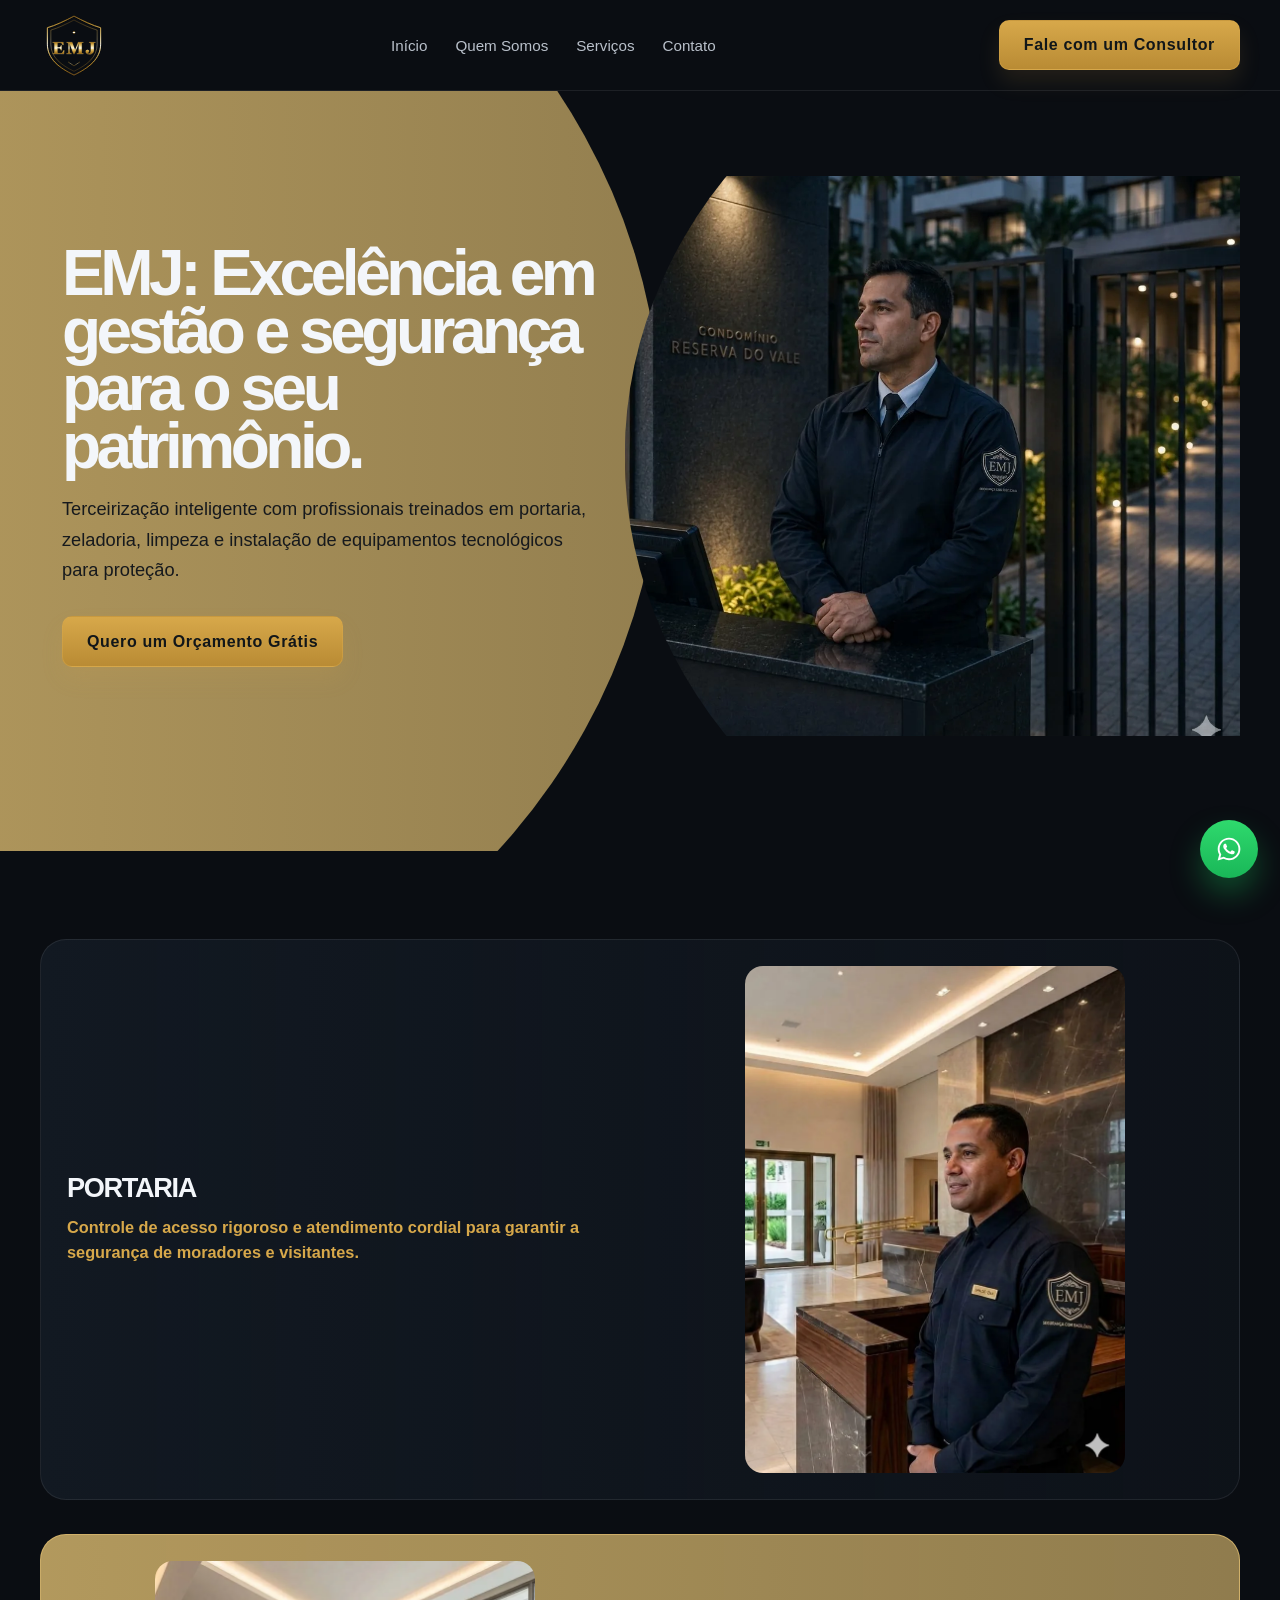
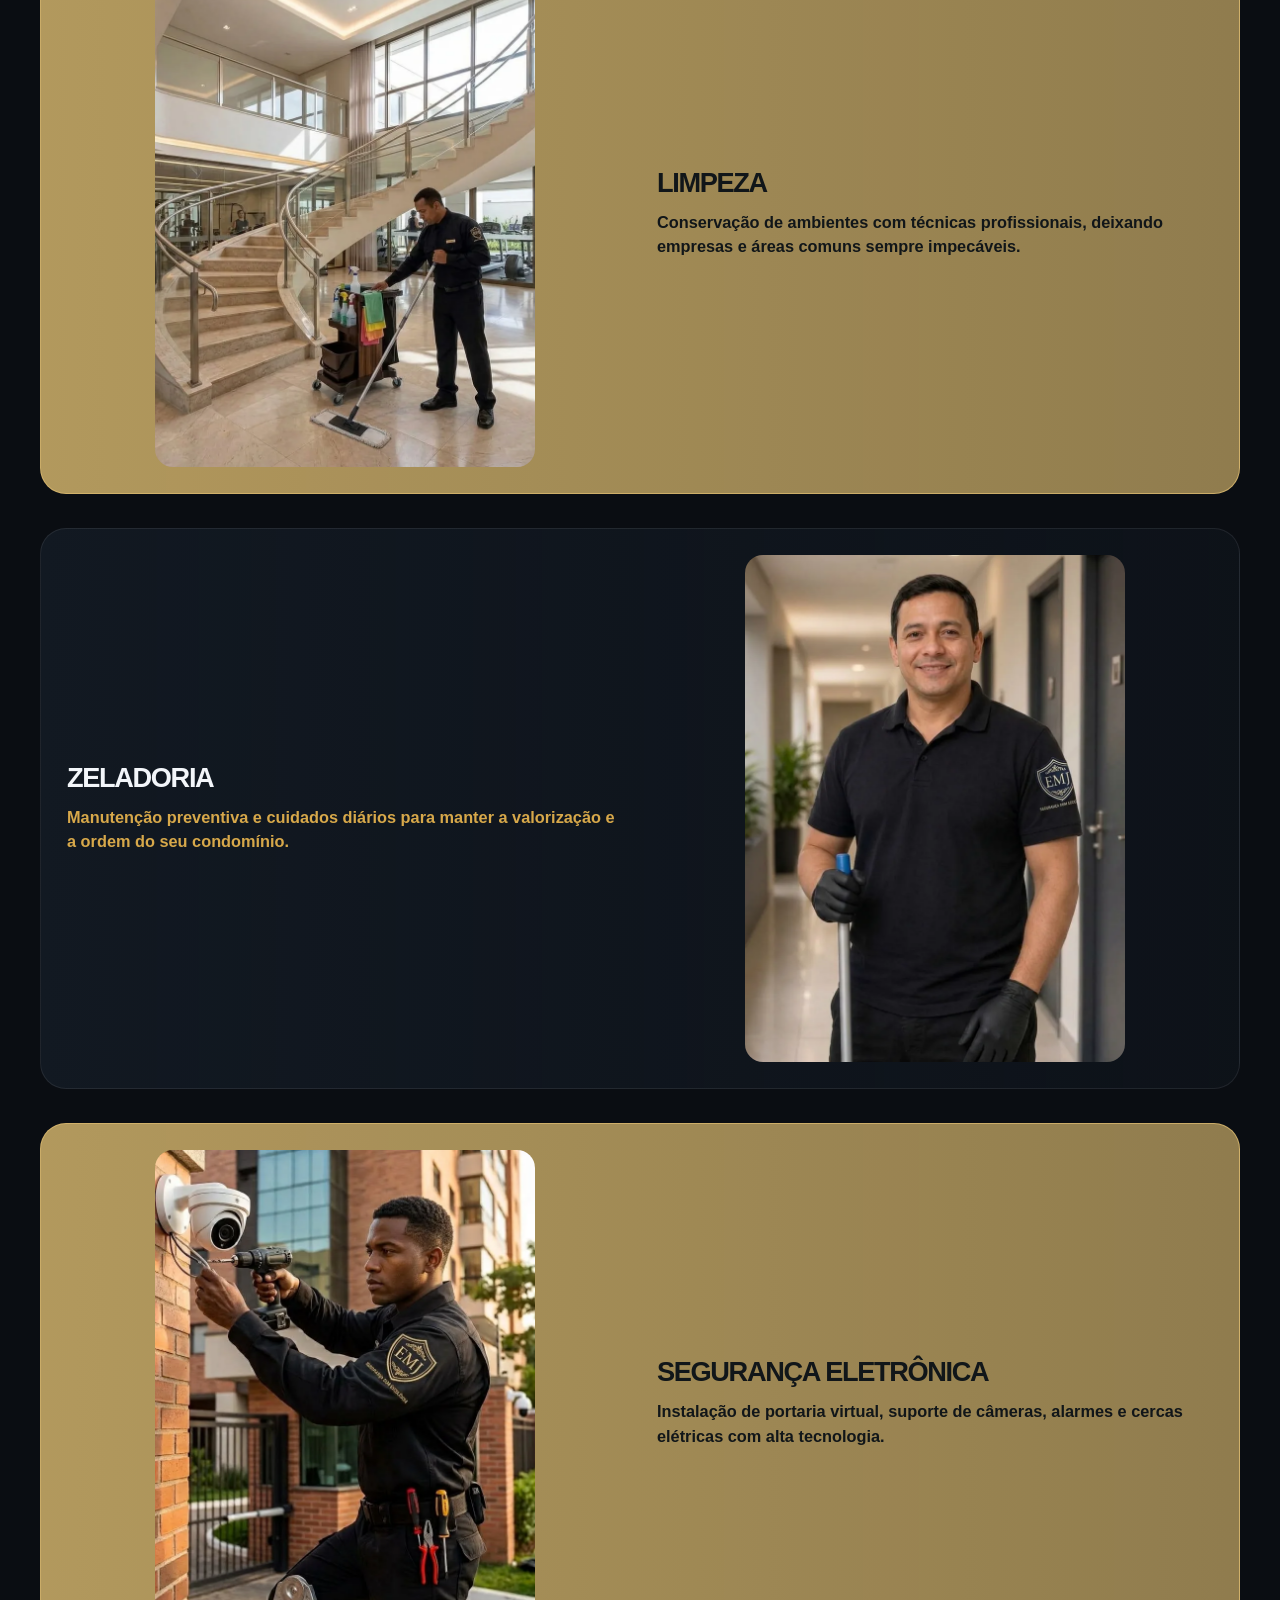
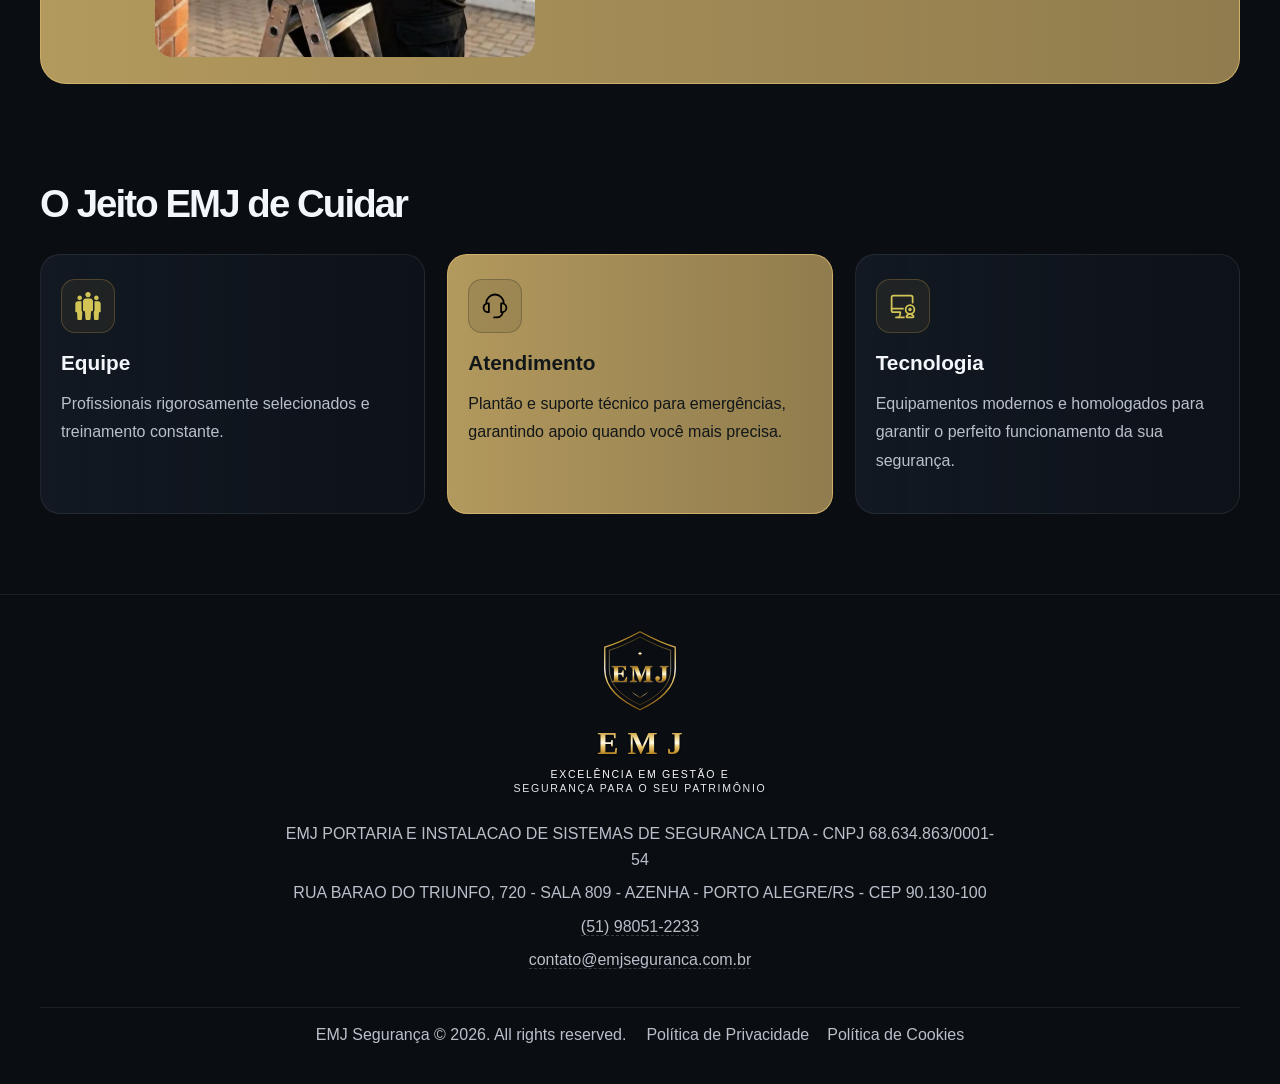
<file: index.html>
<!doctype html>
<html lang="pt-BR">
  <head>
    <meta charset="utf-8" />
    <meta name="viewport" content="width=device-width,initial-scale=1" />
    <title>EMJ: Excelência em gestão e segurança para o seu patrimônio.</title>
    <meta name="description" content="Terceirização inteligente com profissionais treinados em portaria, zeladoria, limpeza e instalação de equipamentos tecnológicos para proteção." />

    <link rel="canonical" href="https://emjseguranca.com.br/" />
    <link rel="icon" href="assets/emj-brasao.svg" type="image/svg+xml" />
    <meta name="theme-color" content="#0a0d12" />

    <meta property="og:type" content="website" />
    <meta property="og:locale" content="pt_BR" />
    <meta property="og:site_name" content="EMJ" />
    <meta property="og:title" content="EMJ: Excelência em gestão e segurança para o seu patrimônio." />
    <meta property="og:description" content="Terceirização inteligente com profissionais treinados em portaria, zeladoria, limpeza e instalação de equipamentos tecnológicos para proteção." />
    <meta property="og:url" content="https://emjseguranca.com.br/" />
    <meta property="og:image" content="https://emjseguranca.com.br/assets/capa.png" />
    <meta name="twitter:card" content="summary_large_image" />

    <link rel="preload" as="image" href="assets/capa.webp" />
    <link rel="stylesheet" href="css/styles.css?v=30" />

    <script type="application/ld+json">
      {
        "@context": "https://schema.org",
        "@type": "LocalBusiness",
        "name": "EMJ",
        "legalName": "EMJ PORTARIA E INSTALACAO DE SISTEMAS DE SEGURANCA LTDA",
        "alternateName": "EMJ PORTARIA, LIMPEZA E SISTEMAS DE SEGURANCA",
        "description": "Terceirização inteligente com profissionais treinados em portaria, zeladoria, limpeza e instalação de equipamentos tecnológicos para proteção.",
        "url": "https://emjseguranca.com.br/",
        "image": "https://emjseguranca.com.br/assets/capa.png",
        "taxID": "68.634.863/0001-54",
        "telephone": "+5551980512233",
        "email": "contato@emjseguranca.com.br",
        "address": {
          "@type": "PostalAddress",
          "streetAddress": "Rua Barão do Triunfo, 720, Sala 809 - Azenha",
          "addressLocality": "Porto Alegre",
          "addressRegion": "RS",
          "postalCode": "90130-100",
          "addressCountry": "BR"
        },
        "areaServed": {
          "@type": "City",
          "name": "Porto Alegre"
        },
        "makesOffer": [
          { "@type": "Offer", "itemOffered": { "@type": "Service", "name": "Portaria" } },
          { "@type": "Offer", "itemOffered": { "@type": "Service", "name": "Limpeza" } },
          { "@type": "Offer", "itemOffered": { "@type": "Service", "name": "Zeladoria" } },
          { "@type": "Offer", "itemOffered": { "@type": "Service", "name": "Segurança Eletrônica" } }
        ]
      }
    </script>
  </head>
  <body>
    <a class="pular-conteudo" href="#conteudo">Pular para o conteúdo</a>
    <header class="site-header">
      <div class="container header-inner">
        <a class="logo" href="#" aria-label="Início">
          <img src="assets/emj-brasao.svg" alt="" aria-hidden="true" width="90" height="90" />
        </a>

        <nav class="main-nav" aria-label="Navegação principal">
          <a href="#">Início</a>
          <a href="#sobre">Quem Somos</a>
          <a href="#servicos">Serviços</a>
          <a href="#contato">Contato</a>
        </nav>

        <a class="btn-cta" data-contato="whatsapp" href="#contato" target="_blank" rel="noopener">Fale com um Consultor</a>
      </div>
    </header>

    <main id="conteudo">
      <section class="hero">
        <div class="hero-shape"></div>
        <div class="container hero-inner">
          <div class="hero-copy">
            <h1><span class="hero-brand">EMJ:</span> Excelência em gestão e segurança para o seu patrimônio.</h1>
            <p>
              Terceirização inteligente com profissionais treinados em portaria, zeladoria, limpeza e instalação de equipamentos tecnológicos para proteção.
            </p>
            <a class="btn-primary" href="#contato">Quero um Orçamento Grátis</a>
          </div>

          <div class="hero-visual" aria-hidden="true">
            <div class="hero-photo"></div>
          </div>
        </div>
      </section>

      <section id="servicos" class="services">
        <div class="container">
          <ol class="linha-tempo">
            <li class="linha-item linha-esquerda">
              <article class="linha-card">
                <img class="linha-imagem" data-foco="direita" src="assets/portaria.webp" alt="Portaria" width="1024" height="1024" loading="lazy" decoding="async" />
                <div class="linha-texto">
                  <h2>Portaria</h2>
                  <p>Controle de acesso rigoroso e atendimento cordial para garantir a segurança de moradores e visitantes.</p>
                </div>
              </article>
            </li>

            <li class="linha-item linha-direita">
              <article class="linha-card">
                <img class="linha-imagem" src="assets/limpeza2.webp" alt="Limpeza" width="1024" height="1024" loading="lazy" decoding="async" />
                <div class="linha-texto">
                  <h2>Limpeza</h2>
                  <p>Conservação de ambientes com técnicas profissionais, deixando empresas e áreas comuns sempre impecáveis.</p>
                </div>
              </article>
            </li>

            <li class="linha-item linha-esquerda">
              <article class="linha-card">
                <img class="linha-imagem" src="assets/zeladoria.webp" alt="Zeladoria" width="1024" height="1024" loading="lazy" decoding="async" />
                <div class="linha-texto">
                  <h2>Zeladoria</h2>
                  <p>Manutenção preventiva e cuidados diários para manter a valorização e a ordem do seu condomínio.</p>
                </div>
              </article>
            </li>

            <li class="linha-item linha-direita">
              <article class="linha-card">
                <img class="linha-imagem" src="assets/instalacao.webp?v=2" alt="Segurança Eletrônica" width="1024" height="1024" loading="lazy" decoding="async" />
                <div class="linha-texto">
                  <h2>Segurança Eletrônica</h2>
                  <p>Instalação de portaria virtual, suporte de câmeras, alarmes e cercas elétricas com alta tecnologia.</p>
                </div>
              </article>
            </li>
          </ol>
        </div>
      </section>

      <section id="sobre" class="solutions">
        <div class="container">
          <div class="section-head narrow">
            <h2>O Jeito EMJ de Cuidar</h2>
          </div>

          <div class="solution-grid">
            <article class="solution-card">
              <div class="solution-icon">
                <img src="assets/team.svg" alt="" width="28" height="28" loading="lazy" decoding="async" />
              </div>
              <h3>Equipe</h3>
              <p>Profissionais rigorosamente selecionados e treinamento constante.</p>
            </article>

            <article class="solution-card">
              <div class="solution-icon">
                <img src="assets/service.svg" alt="" width="28" height="28" loading="lazy" decoding="async" />
              </div>
              <h3>Atendimento</h3>
              <p>Plantão e suporte técnico para emergências, garantindo apoio quando você mais precisa.</p>
            </article>

            <article class="solution-card">
              <div class="solution-icon">
                <img src="assets/cam.svg" alt="" width="28" height="28" loading="lazy" decoding="async" />
              </div>
              <h3>Tecnologia</h3>
              <p>Equipamentos modernos e homologados para garantir o perfeito funcionamento da sua segurança.</p>
            </article>
          </div>
        </div>
      </section>
    </main>

    <footer id="contato" class="site-footer">
      <div class="container footer-top">
        <div class="footer-brand">
          <img src="assets/emj-brasao.svg" alt="" aria-hidden="true" class="logo-sm" width="90" height="90" loading="lazy" />
          <span class="marca marca-centro">
            <span class="marca-titulo">EMJ</span>
            <span class="marca-sub">Excelência em gestão e <br />segurança para o seu patrimônio</span>
          </span>
        </div>

        <div class="footer-info">
          <div class="footer-contato">
            <p>EMJ PORTARIA E INSTALACAO DE SISTEMAS DE SEGURANCA LTDA - CNPJ 68.634.863/0001-54</p>
            <p>RUA BARAO DO TRIUNFO, 720 - SALA 809 - AZENHA - PORTO ALEGRE/RS - CEP 90.130-100</p>
            <p><a data-contato="telefone" data-copiavel href="#"></a></p>
            <p><a data-copiavel href="mailto:contato@emjseguranca.com.br">contato@emjseguranca.com.br</a></p>
            <p class="apenas-leitor" role="status" aria-live="polite"></p>
          </div>
        </div>

      </div>

      <div class="container footer-bottom">
        <span>EMJ Segurança © 2026. All rights reserved.</span>
        <div class="legal-links">
          <a href="politica-de-privacidade.html" target="_blank" rel="noopener">Política de Privacidade</a>
          <a href="politica-de-cookies.html" target="_blank" rel="noopener">Política de Cookies</a>
        </div>
      </div>
    </footer>

    <a class="wa-float" href="https://wa.me/5551980512233?text=Ol%C3%A1%2C%20preciso%20de%20informa%C3%A7%C3%A3o%20ou%20de%20or%C3%A7amento." aria-label="Falar no WhatsApp" target="_blank" rel="noreferrer">
      <svg xmlns="http://www.w3.org/2000/svg" viewBox="0 0 448 512" aria-hidden="true"><!--!Font Awesome Free v7.3.1 by @fontawesome - https://fontawesome.com License - https://fontawesome.com/license/free Copyright 2026 Fonticons, Inc.--><path d="M380.9 97.1c-41.9-42-97.7-65.1-157-65.1-122.4 0-222 99.6-222 222 0 39.1 10.2 77.3 29.6 111L0 480 117.7 449.1c32.4 17.7 68.9 27 106.1 27l.1 0c122.3 0 224.1-99.6 224.1-222 0-59.3-25.2-115-67.1-157zm-157 341.6c-33.2 0-65.7-8.9-94-25.7l-6.7-4-69.8 18.3 18.6-68.1-4.4-7c-18.5-29.4-28.2-63.3-28.2-98.2 0-101.7 82.8-184.5 184.6-184.5 49.3 0 95.6 19.2 130.4 54.1s56.2 81.2 56.1 130.5c0 101.8-84.9 184.6-186.6 184.6zM325.1 300.5c-5.5-2.8-32.8-16.2-37.9-18-5.1-1.9-8.8-2.8-12.5 2.8s-14.3 18-17.6 21.8c-3.2 3.7-6.5 4.2-12 1.4-32.6-16.3-54-29.1-75.5-66-5.7-9.8 5.7-9.1 16.3-30.3 1.8-3.7 .9-6.9-.5-9.7s-12.5-30.1-17.1-41.2c-4.5-10.8-9.1-9.3-12.5-9.5-3.2-.2-6.9-.2-10.6-.2s-9.7 1.4-14.8 6.9c-5.1 5.6-19.4 19-19.4 46.3s19.9 53.7 22.6 57.4c2.8 3.7 39.1 59.7 94.8 83.8 35.2 15.2 49 16.5 66.6 13.9 10.7-1.6 32.8-13.4 37.4-26.4s4.6-24.1 3.2-26.4c-1.3-2.5-5-3.9-10.5-6.6z"/></svg>
    </a>
    <script src="js/contato.js?v=2"></script>
  </body>
</html>
</file>
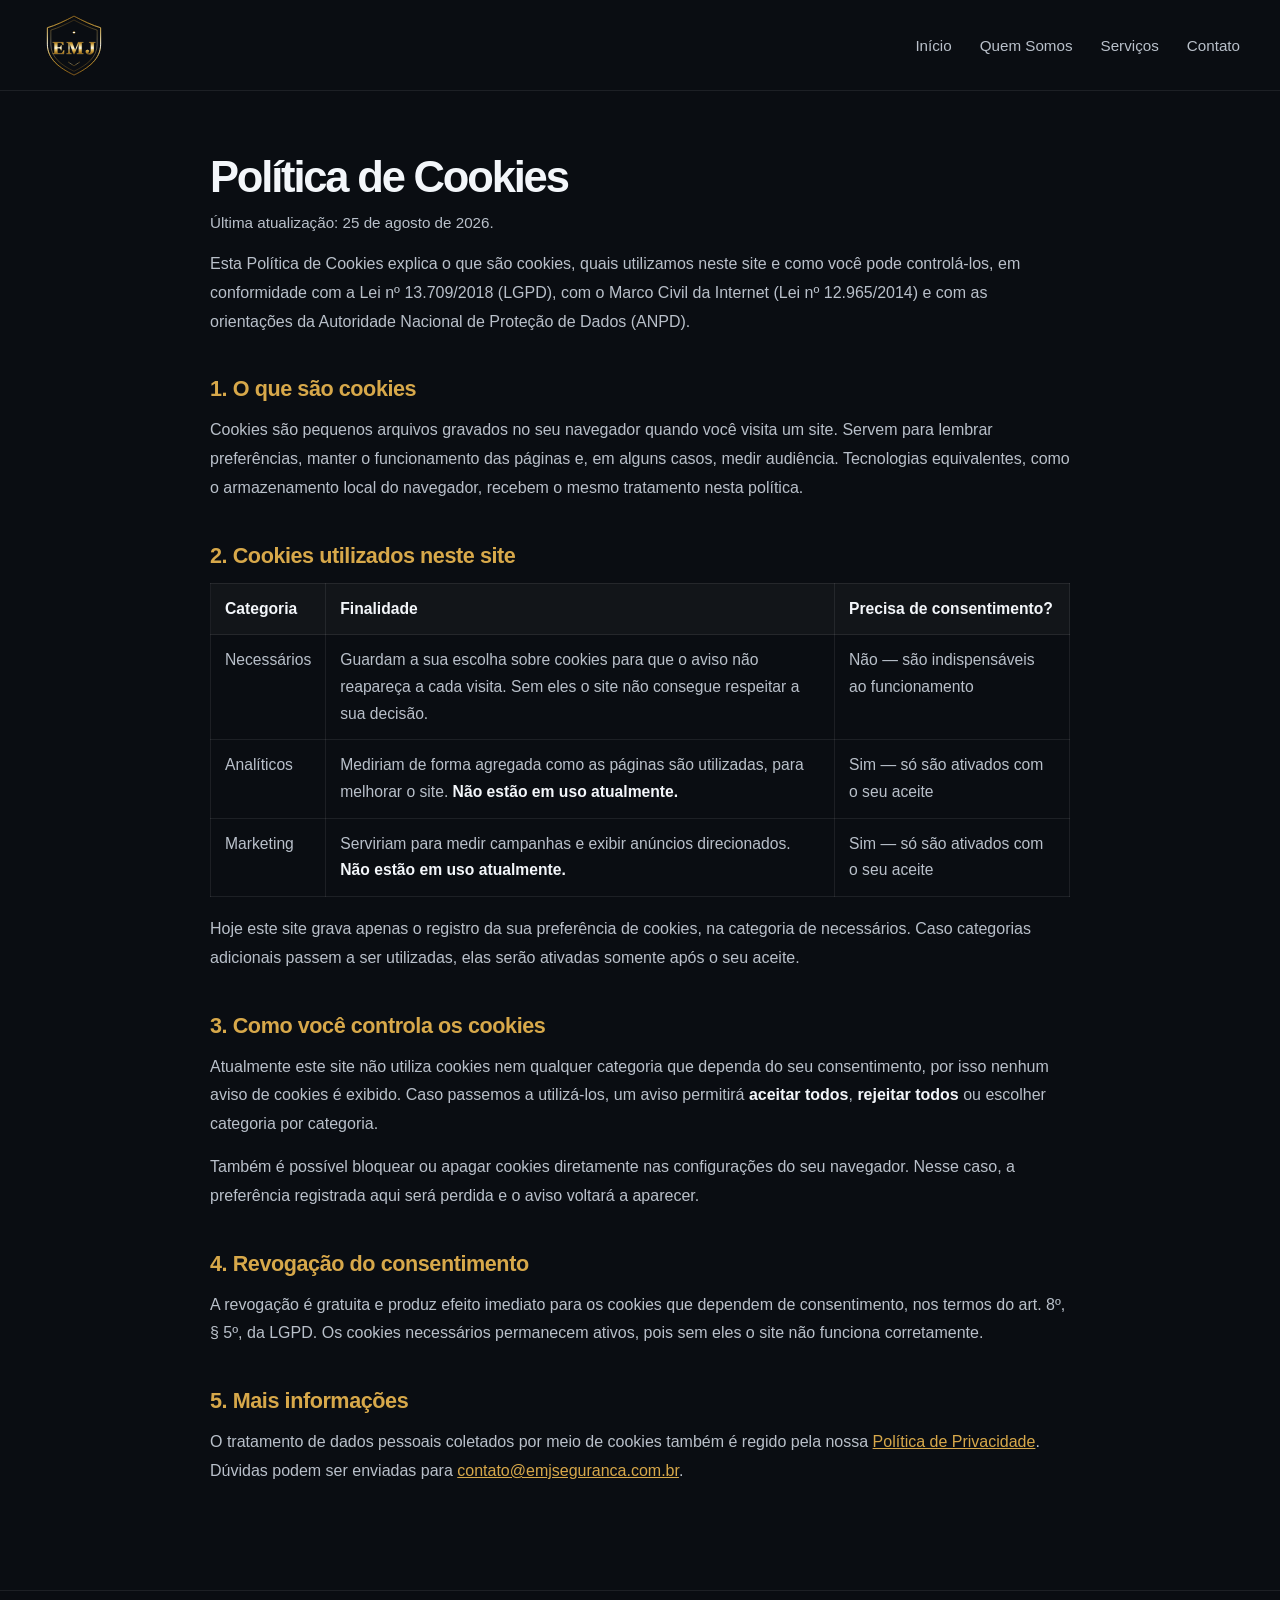
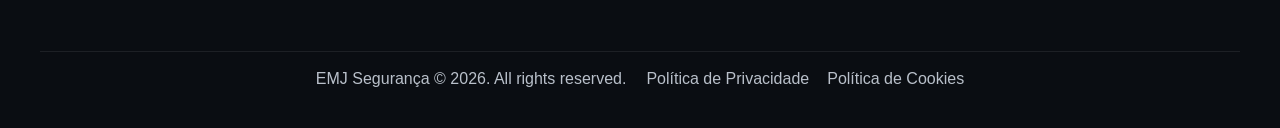
<file: politica-de-cookies.html>
<!doctype html>
<html lang="pt-BR">
  <head>
    <meta charset="utf-8" />
    <meta name="viewport" content="width=device-width,initial-scale=1" />
    <title>Política de Cookies — EMJ</title>
    <meta name="description" content="Quais cookies este site utiliza e como você pode controlá-los." />
    <link rel="icon" href="assets/emj-brasao.svg" type="image/svg+xml" />
    <meta name="theme-color" content="#0a0d12" />
    <meta name="robots" content="noindex, follow" />

    <meta property="og:type" content="article" />
    <meta property="og:locale" content="pt_BR" />
    <meta property="og:site_name" content="EMJ" />
    <meta property="og:title" content="Política de Cookies — EMJ" />
    <meta property="og:description" content="Quais cookies este site utiliza e como você pode controlá-los." />

    <link rel="stylesheet" href="css/styles.css?v=30" />
  </head>
  <body>
    <a class="pular-conteudo" href="#conteudo">Pular para o conteúdo</a>
    <header class="site-header">
      <div class="container header-inner">
        <a class="logo" href="index.html" aria-label="Início">
          <img src="assets/emj-brasao.svg" alt="" aria-hidden="true" width="90" height="90" />
        </a>

        <nav class="main-nav" aria-label="Navegação principal">
          <a href="index.html">Início</a>
          <a href="index.html#sobre">Quem Somos</a>
          <a href="index.html#servicos">Serviços</a>
          <a href="index.html#contato">Contato</a>
        </nav>
      </div>
    </header>

    <main id="conteudo" class="legal-page">
      <div class="container legal-inner">
        <h1>Política de Cookies</h1>
        <p class="legal-update">Última atualização: 25 de agosto de 2026.</p>

        <p>
          Esta Política de Cookies explica o que são cookies, quais utilizamos neste site e como você pode
          controlá-los, em conformidade com a Lei nº 13.709/2018 (LGPD), com o Marco Civil da Internet
          (Lei nº 12.965/2014) e com as orientações da Autoridade Nacional de Proteção de Dados (ANPD).
        </p>

        <h2>1. O que são cookies</h2>
        <p>
          Cookies são pequenos arquivos gravados no seu navegador quando você visita um site. Servem para
          lembrar preferências, manter o funcionamento das páginas e, em alguns casos, medir audiência.
          Tecnologias equivalentes, como o armazenamento local do navegador, recebem o mesmo tratamento nesta
          política.
        </p>

        <h2>2. Cookies utilizados neste site</h2>
        <div class="legal-table-wrap">
          <table class="legal-table">
            <thead>
              <tr>
                <th>Categoria</th>
                <th>Finalidade</th>
                <th>Precisa de consentimento?</th>
              </tr>
            </thead>
            <tbody>
              <tr>
                <td>Necessários</td>
                <td>
                  Guardam a sua escolha sobre cookies para que o aviso não reapareça a cada visita. Sem eles o
                  site não consegue respeitar a sua decisão.
                </td>
                <td>Não — são indispensáveis ao funcionamento</td>
              </tr>
              <tr>
                <td>Analíticos</td>
                <td>
                  Mediriam de forma agregada como as páginas são utilizadas, para melhorar o site.
                  <strong>Não estão em uso atualmente.</strong>
                </td>
                <td>Sim — só são ativados com o seu aceite</td>
              </tr>
              <tr>
                <td>Marketing</td>
                <td>
                  Serviriam para medir campanhas e exibir anúncios direcionados.
                  <strong>Não estão em uso atualmente.</strong>
                </td>
                <td>Sim — só são ativados com o seu aceite</td>
              </tr>
            </tbody>
          </table>
        </div>
        <p>
          Hoje este site grava apenas o registro da sua preferência de cookies, na categoria de necessários.
          Caso categorias adicionais passem a ser utilizadas, elas serão ativadas somente após o seu aceite.
        </p>

        <h2>3. Como você controla os cookies</h2>
        <p>
          Atualmente este site não utiliza cookies nem qualquer categoria que dependa do seu consentimento, por
          isso nenhum aviso de cookies é exibido. Caso passemos a utilizá-los, um aviso permitirá
          <strong>aceitar todos</strong>, <strong>rejeitar todos</strong> ou escolher categoria por categoria.
        </p>
        <p>
          Também é possível bloquear ou apagar cookies diretamente nas configurações do seu navegador. Nesse caso,
          a preferência registrada aqui será perdida e o aviso voltará a aparecer.
        </p>

        <h2>4. Revogação do consentimento</h2>
        <p>
          A revogação é gratuita e produz efeito imediato para os cookies que dependem de consentimento, nos
          termos do art. 8º, § 5º, da LGPD. Os cookies necessários permanecem ativos, pois sem eles o site não
          funciona corretamente.
        </p>

        <h2>5. Mais informações</h2>
        <p>
          O tratamento de dados pessoais coletados por meio de cookies também é regido pela nossa
          <a href="politica-de-privacidade.html">Política de Privacidade</a>. Dúvidas podem ser enviadas para
          <a href="mailto:contato@emjseguranca.com.br">contato@emjseguranca.com.br</a>.
        </p>
      </div>
    </main>

    <footer class="site-footer">
      <div class="container footer-bottom">
        <span>EMJ Segurança © 2026. All rights reserved.</span>
        <div class="legal-links">
          <a href="politica-de-privacidade.html">Política de Privacidade</a>
          <a href="politica-de-cookies.html">Política de Cookies</a>
        </div>
      </div>
    </footer>

  </body>
</html>
</file>
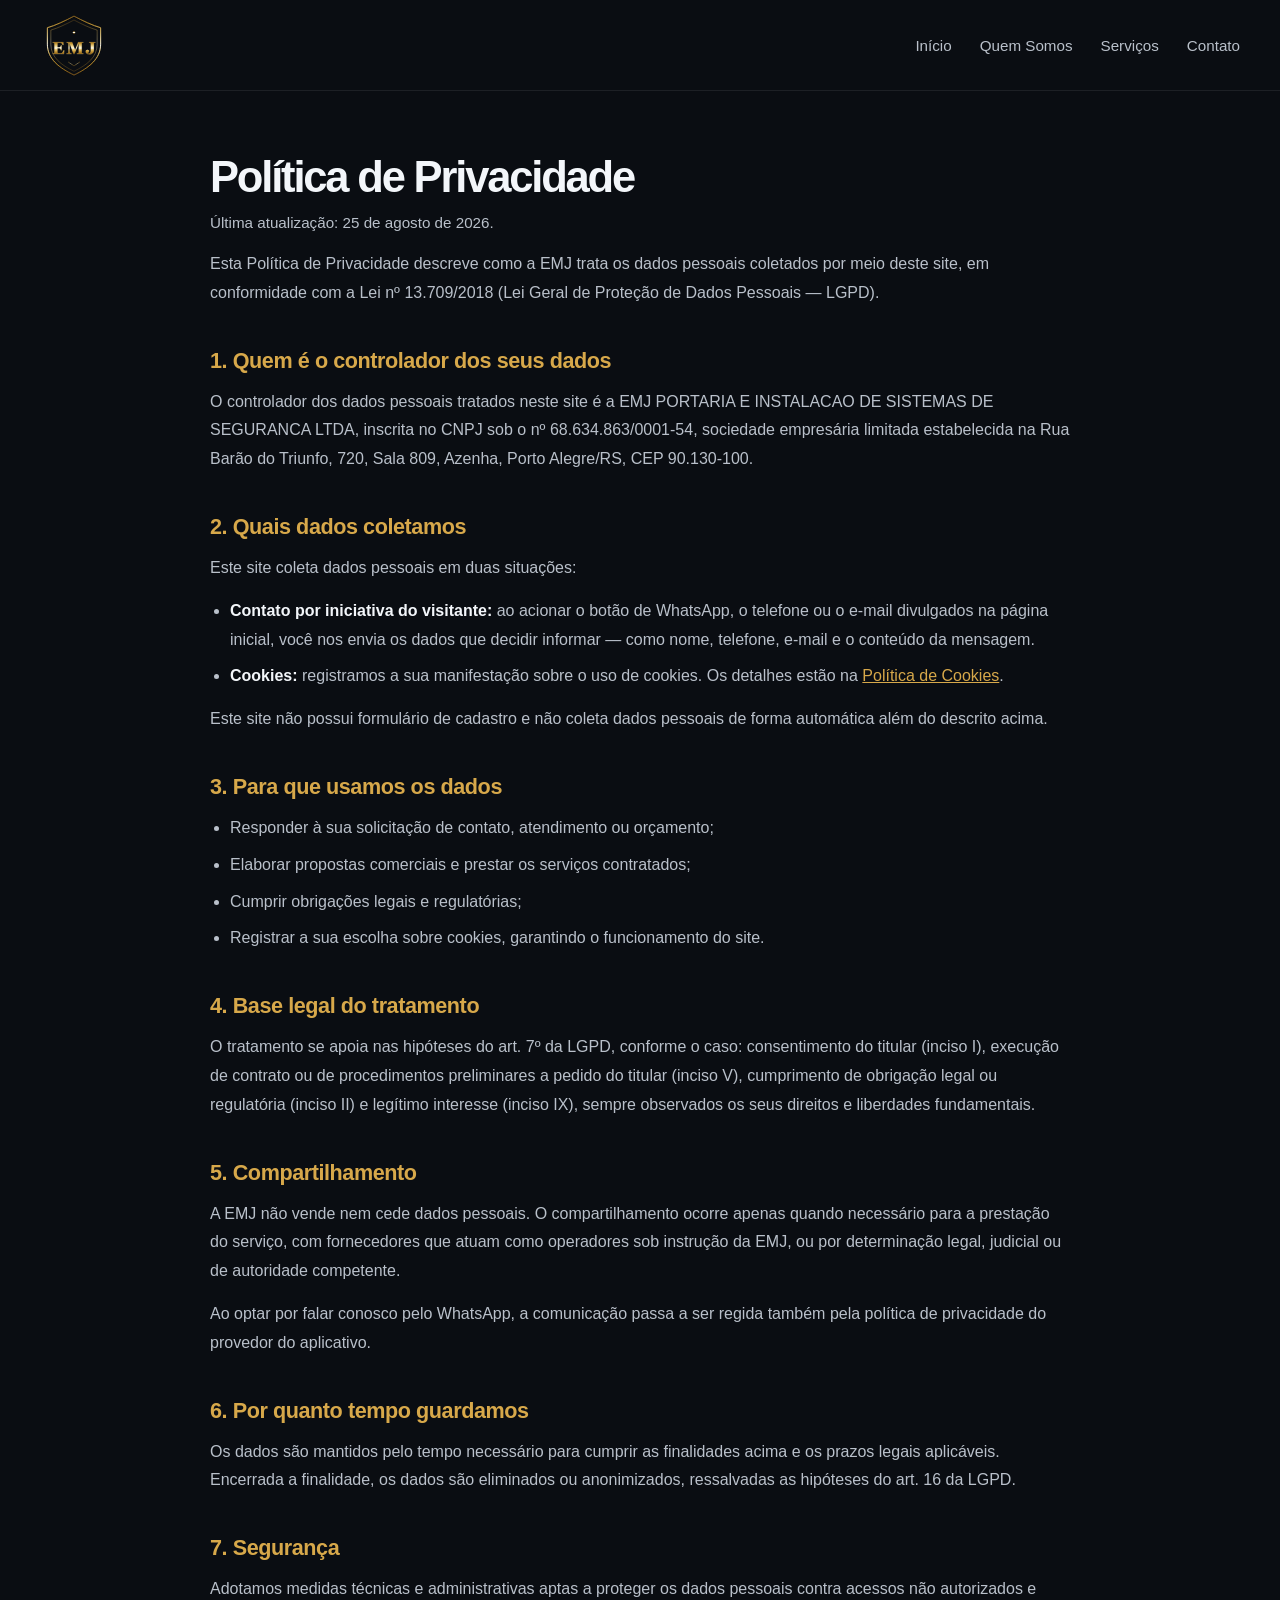
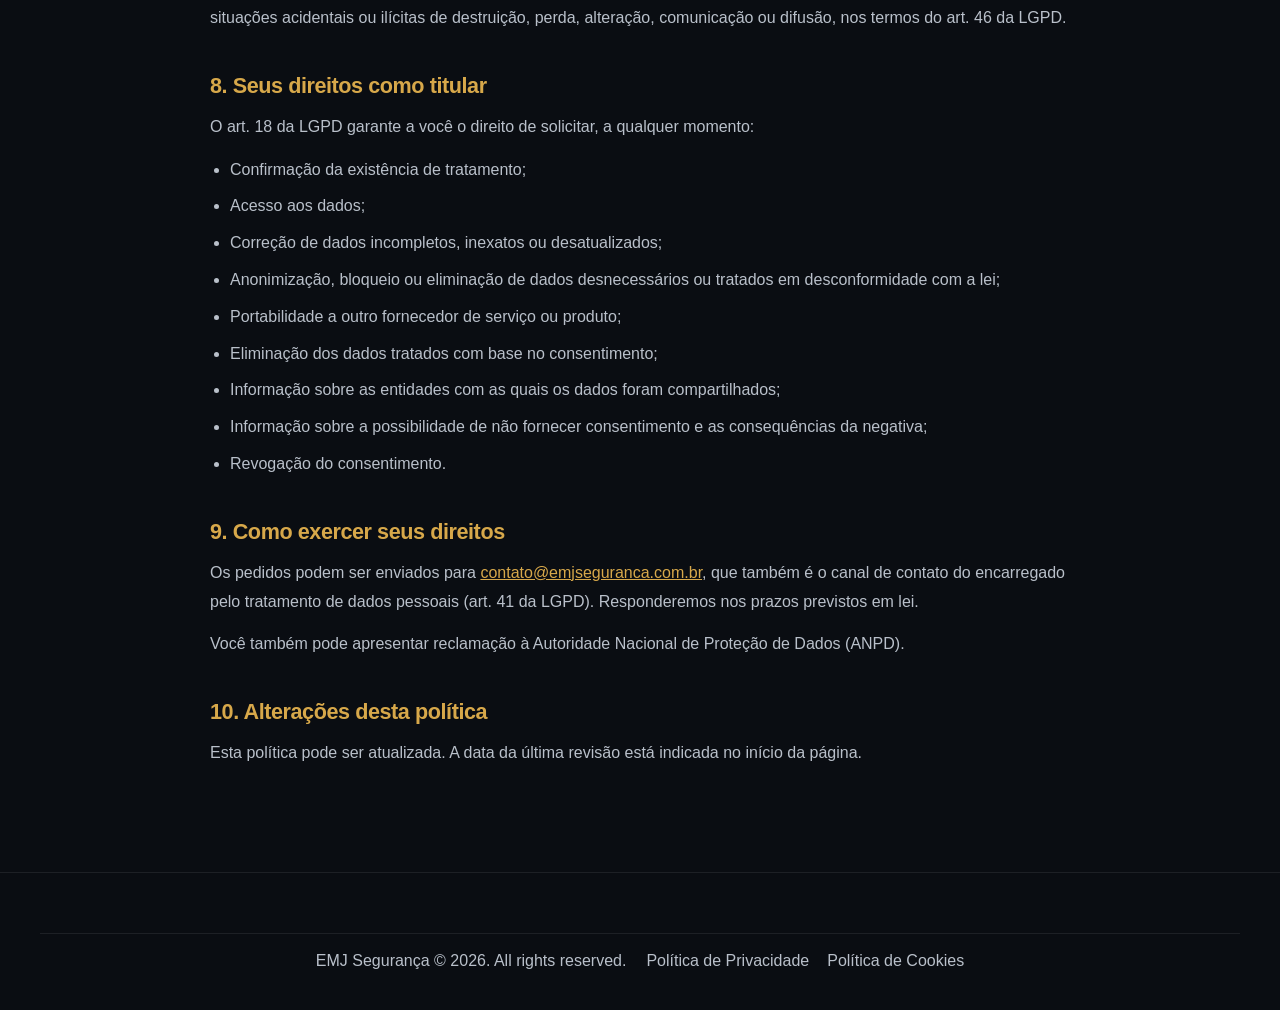
<file: politica-de-privacidade.html>
<!doctype html>
<html lang="pt-BR">
  <head>
    <meta charset="utf-8" />
    <meta name="viewport" content="width=device-width,initial-scale=1" />
    <title>Política de Privacidade — EMJ</title>
    <meta name="description" content="Como a EMJ trata os dados pessoais coletados neste site, conforme a LGPD." />
    <link rel="icon" href="assets/emj-brasao.svg" type="image/svg+xml" />
    <meta name="theme-color" content="#0a0d12" />
    <meta name="robots" content="noindex, follow" />

    <meta property="og:type" content="article" />
    <meta property="og:locale" content="pt_BR" />
    <meta property="og:site_name" content="EMJ" />
    <meta property="og:title" content="Política de Privacidade — EMJ" />
    <meta property="og:description" content="Como a EMJ trata os dados pessoais coletados neste site, conforme a LGPD." />

    <link rel="stylesheet" href="css/styles.css?v=30" />
  </head>
  <body>
    <a class="pular-conteudo" href="#conteudo">Pular para o conteúdo</a>
    <header class="site-header">
      <div class="container header-inner">
        <a class="logo" href="index.html" aria-label="Início">
          <img src="assets/emj-brasao.svg" alt="" aria-hidden="true" width="90" height="90" />
        </a>

        <nav class="main-nav" aria-label="Navegação principal">
          <a href="index.html">Início</a>
          <a href="index.html#sobre">Quem Somos</a>
          <a href="index.html#servicos">Serviços</a>
          <a href="index.html#contato">Contato</a>
        </nav>
      </div>
    </header>

    <main id="conteudo" class="legal-page">
      <div class="container legal-inner">
        <h1>Política de Privacidade</h1>
        <p class="legal-update">Última atualização: 25 de agosto de 2026.</p>

        <p>
          Esta Política de Privacidade descreve como a EMJ trata os dados pessoais coletados por meio deste site,
          em conformidade com a Lei nº 13.709/2018 (Lei Geral de Proteção de Dados Pessoais — LGPD).
        </p>

        <h2>1. Quem é o controlador dos seus dados</h2>
        <p>
          O controlador dos dados pessoais tratados neste site é a EMJ PORTARIA E INSTALACAO DE SISTEMAS DE SEGURANCA LTDA,
          inscrita no CNPJ sob o nº 68.634.863/0001-54, sociedade empresária limitada estabelecida na
          Rua Barão do Triunfo, 720, Sala 809, Azenha, Porto Alegre/RS, CEP 90.130-100.
        </p>

        <h2>2. Quais dados coletamos</h2>
        <p>Este site coleta dados pessoais em duas situações:</p>
        <ul>
          <li>
            <strong>Contato por iniciativa do visitante:</strong> ao acionar o botão de WhatsApp, o telefone ou o
            e-mail divulgados na página inicial, você nos envia os dados que decidir informar — como nome,
            telefone, e-mail e o conteúdo da mensagem.
          </li>
          <li>
            <strong>Cookies:</strong> registramos a sua manifestação sobre o uso de cookies. Os detalhes estão na
            <a href="politica-de-cookies.html">Política de Cookies</a>.
          </li>
        </ul>
        <p>
          Este site não possui formulário de cadastro e não coleta dados pessoais de forma automática além do
          descrito acima.
        </p>

        <h2>3. Para que usamos os dados</h2>
        <ul>
          <li>Responder à sua solicitação de contato, atendimento ou orçamento;</li>
          <li>Elaborar propostas comerciais e prestar os serviços contratados;</li>
          <li>Cumprir obrigações legais e regulatórias;</li>
          <li>Registrar a sua escolha sobre cookies, garantindo o funcionamento do site.</li>
        </ul>

        <h2>4. Base legal do tratamento</h2>
        <p>
          O tratamento se apoia nas hipóteses do art. 7º da LGPD, conforme o caso: consentimento do titular
          (inciso I), execução de contrato ou de procedimentos preliminares a pedido do titular (inciso V),
          cumprimento de obrigação legal ou regulatória (inciso II) e legítimo interesse (inciso IX),
          sempre observados os seus direitos e liberdades fundamentais.
        </p>

        <h2>5. Compartilhamento</h2>
        <p>
          A EMJ não vende nem cede dados pessoais. O compartilhamento ocorre apenas quando necessário para a
          prestação do serviço, com fornecedores que atuam como operadores sob instrução da EMJ, ou por
          determinação legal, judicial ou de autoridade competente.
        </p>
        <p>
          Ao optar por falar conosco pelo WhatsApp, a comunicação passa a ser regida também pela política de
          privacidade do provedor do aplicativo.
        </p>

        <h2>6. Por quanto tempo guardamos</h2>
        <p>
          Os dados são mantidos pelo tempo necessário para cumprir as finalidades acima e os prazos legais
          aplicáveis. Encerrada a finalidade, os dados são eliminados ou anonimizados, ressalvadas as hipóteses
          do art. 16 da LGPD.
        </p>

        <h2>7. Segurança</h2>
        <p>
          Adotamos medidas técnicas e administrativas aptas a proteger os dados pessoais contra acessos não
          autorizados e situações acidentais ou ilícitas de destruição, perda, alteração, comunicação ou
          difusão, nos termos do art. 46 da LGPD.
        </p>

        <h2>8. Seus direitos como titular</h2>
        <p>O art. 18 da LGPD garante a você o direito de solicitar, a qualquer momento:</p>
        <ul>
          <li>Confirmação da existência de tratamento;</li>
          <li>Acesso aos dados;</li>
          <li>Correção de dados incompletos, inexatos ou desatualizados;</li>
          <li>Anonimização, bloqueio ou eliminação de dados desnecessários ou tratados em desconformidade com a lei;</li>
          <li>Portabilidade a outro fornecedor de serviço ou produto;</li>
          <li>Eliminação dos dados tratados com base no consentimento;</li>
          <li>Informação sobre as entidades com as quais os dados foram compartilhados;</li>
          <li>Informação sobre a possibilidade de não fornecer consentimento e as consequências da negativa;</li>
          <li>Revogação do consentimento.</li>
        </ul>

        <h2>9. Como exercer seus direitos</h2>
        <p>
          Os pedidos podem ser enviados para
          <a href="mailto:contato@emjseguranca.com.br">contato@emjseguranca.com.br</a>, que também é o canal de contato
          do encarregado pelo tratamento de dados pessoais (art. 41 da LGPD). Responderemos nos prazos previstos
          em lei.
        </p>
        <p>
          Você também pode apresentar reclamação à Autoridade Nacional de Proteção de Dados (ANPD).
        </p>

        <h2>10. Alterações desta política</h2>
        <p>
          Esta política pode ser atualizada. A data da última revisão está indicada no início da página.
        </p>
      </div>
    </main>

    <footer class="site-footer">
      <div class="container footer-bottom">
        <span>EMJ Segurança © 2026. All rights reserved.</span>
        <div class="legal-links">
          <a href="politica-de-privacidade.html">Política de Privacidade</a>
          <a href="politica-de-cookies.html">Política de Cookies</a>
        </div>
      </div>
    </footer>

  </body>
</html>
</file>
<file: css/styles.css>
:root {
  --bg: #0a0d12;
  --bg-2: #111923;
  --logo-bg: #0f0f10;
  --panel: #121922;
  --panel-strong: #171e28;
  --line: rgba(255,255,255,0.08);
  --muted: #b9c0ca;
  --text: #f3f6fa;
  --gold: #d7a84a;
  --gold-soft: rgba(215, 168, 74, 0.12);
  --shadow: 0 18px 40px rgba(0,0,0,0.35);
  --fade-painel: linear-gradient(90deg, var(--panel), rgba(18, 25, 34, 0.45));
  --fade-dourado: linear-gradient(90deg, rgba(216, 184, 110, 0.82), rgba(216, 184, 110, 0.65));
  --borda-dourada: rgba(216, 184, 110, 0.82);
  --gold-marca: linear-gradient(
    180deg,
    #8a6320 0%,
    #c99a35 14%,
    #f6e2a4 38%,
    #fffaea 50%,
    #edcb75 60%,
    #c08f2c 80%,
    #7d5719 100%
  );
  --gold-marca-sub: linear-gradient(180deg, #ffffff 0%, #eef1f5 55%, #d7dde5 100%);
  --gold-marca-solido: #d9a944;
  --gold-marca-sub-solido: #f3f6fa;
  --shadow-topo: 0 -18px 40px rgba(0,0,0,0.35);
  --container: 1200px;
}

* { box-sizing: border-box; }

html { scroll-behavior: smooth; }

body {
  margin: 0;
  font-family: Inter, "Segoe UI", sans-serif;
  background: var(--bg);
  color: var(--text);
  -webkit-font-smoothing: antialiased;
}

img { max-width: 100%; display: block; }

a { color: inherit; }

/* Foco de teclado visivel em qualquer fundo (WCAG 2.4.7 / LBI 13.146). */
:focus-visible {
  outline: 3px solid #ffffff;
  outline-offset: 2px;
  box-shadow: 0 0 0 6px rgba(10, 13, 18, 0.85);
  border-radius: 6px;
}

/* Pula direto para o conteudo, primeiro item do Tab (WCAG 2.4.1). */
.pular-conteudo {
  position: absolute;
  top: 0;
  left: -9999px;
  z-index: 100;
  padding: 12px 18px;
  background: var(--gold);
  color: #111619;
  font-weight: 700;
  text-decoration: none;
  border-radius: 0 0 10px 0;
}

.pular-conteudo:focus {
  left: 0;
}

svg {
  width: 18px;
  height: 18px;
  fill: currentColor;
  display: block;
}

.container {
  width: min(var(--container), calc(100% - 32px));
  margin: 0 auto;
}

.site-header {
  position: sticky;
  top: 0;
  z-index: 30;
  background: var(--bg);
  border-bottom: 1px solid var(--line);
  backdrop-filter: blur(12px);
}

.header-inner {
  height: 90px;
  display: flex;
  align-items: center;
  justify-content: space-between;
  gap: 20px;
}

.logo {
  display: flex;
  align-items: center;
  text-decoration: none;
}

.logo img {
  height: 68px;
  width: auto;
}

.marca {
  display: flex;
  flex-direction: column;
  align-items: center;
  text-align: center;
  gap: 4px;
  min-width: 0;
}

.marca-titulo {
  font-family: Georgia, "Times New Roman", serif;
  font-weight: 700;
  line-height: 1;
  color: var(--gold-marca-solido);
  background: var(--gold-marca);
  -webkit-background-clip: text;
  background-clip: text;
  -webkit-text-fill-color: transparent;
  filter: drop-shadow(0 1px 1px rgba(0, 0, 0, 0.65));
}

.marca-sub {
  line-height: 1.35;
  text-transform: uppercase;
  color: var(--gold-marca-sub-solido);
  background: var(--gold-marca-sub);
  -webkit-background-clip: text;
  background-clip: text;
  -webkit-text-fill-color: transparent;
  filter: drop-shadow(0 1px 1px rgba(0, 0, 0, 0.55));
}


.main-nav {
  display: flex;
  align-items: center;
  gap: 28px;
}

.main-nav a {
  color: var(--muted);
  text-decoration: none;
  font-size: 0.95rem;
}

.btn-cta,
.btn-primary {
  display: inline-flex;
  align-items: center;
  justify-content: center;
  padding: 0.95rem 1.5rem;
  border-radius: 10px;
  border: 1px solid rgba(215, 168, 74, 0.5);
  background: linear-gradient(180deg, #d7a84a 0%, #b98b34 100%);
  color: #111619;
  text-decoration: none;
  font-weight: 800;
  letter-spacing: 0.04em;
  box-shadow: 0 12px 22px rgba(215,168,74,0.12);
  transition: transform 0.2s ease;
}

.btn-cta:hover,
.btn-primary:hover {
  transform: translateY(-2px);
}

.hero {
  position: relative;
  min-height: 760px;
  display: flex;
  align-items: center;
  overflow: hidden;
  background: var(--bg);
}

.hero-shape {
  position: absolute;
  left: -12%;
  top: 0;
  width: 70%;
  height: 100%;
  background: linear-gradient(90deg, rgba(216, 184, 110, 0.82), rgba(216, 184, 110, 0.65));
  clip-path: ellipse(73% 83% at 18% 45%);
}

.hero-inner {
  position: relative;
  z-index: 1;
  display: grid;
  grid-template-columns: 0.95fr 1.05fr;
  align-items: center;
  gap: 28px;
  padding: 80px 0 110px;
}

.hero-copy {
  max-width: 650px;
  padding-left: 22px;
  position: relative;
  z-index: 2;
}

.hero-intro {
  max-width: 380px;
  margin: 0 0 24px;
  color: rgba(248, 248, 248, 0.72);
  font-size: 0.92rem;
  line-height: 1.5;
}

.eyebrow {
  display: inline-block;
  margin-bottom: 18px;
  font-size: 0.72rem;
  font-weight: 700;
  text-transform: uppercase;
  letter-spacing: 0.14em;
  color: var(--gold);
}

.hero-copy h1 {
  margin: 0 0 18px;
  font-size: clamp(3.1rem, 5vw, 6rem);
  line-height: 0.9;
  letter-spacing: -0.07em;
  max-width: 760px;
  text-transform: none;
}

.hero-copy h1 span {
  color: var(--text);
}

.hero-copy h1 .hero-brand {
  color: inherit;
}

.hero-copy p {
  max-width: 620px;
  margin: 0 0 30px;
  color: #16191d;
  font-size: 1.14rem;
  line-height: 1.7;
}

.hero-visual {
  position: relative;
  min-height: 560px;
}

.hero-photo {
  position: absolute;
  right: 0;
  top: 0;
  width: min(100%, 930px);
  height: 100%;
  clip-path: ellipse(82% 83% at 82% 50%);
  background: url('../assets/capa.webp') center/cover no-repeat;
}

.story {
  background: #f0eee5;
  color: #12151a;
  padding: 90px 0 54px;
}

.story-split {
  display: grid;
  grid-template-columns: 0.95fr 1.05fr;
  gap: 28px;
  align-items: center;
  min-height: 520px;
}

.story-copy {
  max-width: 590px;
}

.story-copy h2,
.section-head h2,
.services-intro h2,
.panel-copy h2 {
  margin: 0;
  font-size: clamp(2.4rem, 3vw, 4rem);
  letter-spacing: -0.05em;
  line-height: 1.04;
  color: inherit;
}

.story-copy p {
  margin-top: 28px;
  color: rgba(18,21,26,0.8);
  line-height: 1.9;
  font-size: 1.06rem;
}

.camera-visual {
  position: relative;
  min-height: 420px;
  display: flex;
  align-items: center;
  justify-content: center;
}

.camera-visual img {
  width: min(100%, 620px);
  height: auto;
  transform: scaleX(-1);
}

.story-visual {
  position: relative;
  width: min(100%, 620px);
  height: 500px;
  margin-left: auto;
}

.story-visual-card {
  position: absolute;
  width: 210px;
  height: 180px;
  display: flex;
  flex-direction: column;
  align-items: center;
  justify-content: center;
  gap: 18px;
  border-radius: 28px;
  border: 1px solid rgba(255,255,255,0.08);
  background: linear-gradient(180deg, rgba(17,25,35,0.9), rgba(17,25,35,0.66));
  color: var(--text);
}

.story-visual-card span {
  font-size: 0.9rem;
  letter-spacing: 0.08em;
  text-transform: uppercase;
  color: var(--muted);
}

.story-card-a {
  left: 0;
  top: 120px;
  z-index: 1;
}

.story-card-b {
  right: 20px;
  top: 30px;
  width: 250px;
  height: 210px;
  background: linear-gradient(180deg, rgba(215,168,74,0.18), rgba(17,25,35,0.8));
  z-index: 2;
}

.story-card-c {
  left: 70px;
  bottom: 15px;
  z-index: 1;
}

.story-card-d {
  right: 90px;
  bottom: 0;
  z-index: 3;
}

.visual-icon {
  width: 64px;
  height: 64px;
  display: grid;
  place-items: center;
  border-radius: 18px;
  background: rgba(255,255,255,0.04);
  border: 1px solid rgba(255,255,255,0.06);
}

.visual-icon img {
  width: 35px;
  height: 35px;
  filter: brightness(0) invert(1);
}

.feature-scroll {
  position: relative;
  overflow: hidden;
  padding: 0 0 18px;
}

.feature-panel {
  min-height: 135vh;
  display: flex;
  align-items: center;
  position: relative;
  overflow: hidden;
  padding: 14px 0;
  isolation: isolate;
}

.feature-panel + .feature-panel {
  margin-top: -102px;
  position: relative;
  z-index: 2;
}

.panel-light,
.panel-dark {
  position: relative;
  margin: 0;
  border-radius: 0;
  box-shadow: inset 0 0 0 1px rgba(255,255,255,0.12), 0 30px 60px rgba(0,0,0,0.22);
  overflow: hidden;
  background-attachment: fixed;
}

.panel-light {
  background: linear-gradient(180deg, #d9c89a 0%, #d0be8c 100%);
  color: #12151a;
  border: 1px solid rgba(19, 23, 28, 0.24);
}

.panel-dark {
  background: linear-gradient(180deg, #0b1017 0%, #0d131b 100%);
  color: #eef3f6;
  border: 1px solid rgba(255,255,255,0.08);
}

.panel-inner {
  display: grid;
  grid-template-columns: 0.95fr 1.05fr;
  align-items: center;
  gap: 34px;
  min-height: 100vh;
  padding: 60px 0;
  position: relative;
  z-index: 2;
}

.panel-inner.reverse {
  grid-template-columns: 1.05fr 0.95fr;
}

.panel-copy {
  max-width: 520px;
  position: relative;
  z-index: 2;
}

.panel-copy p {
  margin: 22px 0 30px;
  font-size: 1.08rem;
  line-height: 1.8;
}

.panel-copy .eyebrow {
  color: rgba(18, 21, 26, 0.76);
  margin-bottom: 20px;
}

.panel-dark .panel-copy .eyebrow {
  color: #d7a84a;
}

.panel-visual {
  position: relative;
  height: 620px;
  width: 100%;
  display: block;
  z-index: 4;
  transform: translateZ(0);
}

.sticky-visual {
  position: sticky;
  top: 110px;
  height: calc(100vh - 150px);
}

.panel-photo {
  position: absolute;
  border-radius: 38px;
  background-size: cover;
  background-position: center;
  box-shadow: 0 32px 60px rgba(0,0,0,0.28), inset 0 0 0 1px rgba(255,255,255,0.18);
  border: 1px solid rgba(255,255,255,0.24);
  overflow: hidden;
}

.panel-photo-one {
  background-image: url('https://images.unsplash.com/photo-1520607162513-77705c0f0d4a?auto=format&fit=crop&w=1200&q=80');
  left: -42px;
  bottom: -22px;
  width: 86%;
  height: 84%;
  z-index: 1;
}

.panel-photo-two {
  background-image: url('https://images.unsplash.com/photo-1512917774080-9991f1c4c750?auto=format&fit=crop&w=1200&q=80');
  left: 25%;
  top: 6%;
  width: 84%;
  height: 86%;
  z-index: 3;
  transform: translateY(28px);
}

.panel-photo-three {
  background-image: url('https://images.unsplash.com/photo-1505693416388-ac5ce068fe85?auto=format&fit=crop&w=1200&q=80');
  left: -42px;
  bottom: -22px;
  width: 86%;
  height: 84%;
  z-index: 1;
}

.panel-photo-four {
  background-image: url('https://images.unsplash.com/photo-1484154218962-a197022b5858?auto=format&fit=crop&w=1200&q=80');
  right: -42px;
  top: 6%;
  left: auto;
  width: 84%;
  height: 86%;
  z-index: 3;
  transform: translateY(28px);
}

.security-hero {
  padding: 30px 0 0;
}

.security-hero h2 {
  padding: 52px 20px 58px;
  border-top: 1px solid var(--line);
  border-bottom: 1px solid var(--line);
  background: linear-gradient(180deg, rgba(255,255,255,0.01), rgba(255,255,255,0.0));
}

.security-hero h2 span {
  color: var(--gold);
}

.services-intro {
  padding: 58px 0 18px;
  background: linear-gradient(180deg, #0b1017 0%, #0d131b 100%);
}

.services-intro h2 {
  display: flex;
  align-items: center;
  justify-content: center;
  gap: 16px;
  margin: 0;
  text-align: center;
}

.services-title-icon {
  width: 70px;
  height: 70px;
  flex: 0 0 auto;
  filter: brightness(0) saturate(100%) invert(80%) sepia(26%) saturate(850%) hue-rotate(10deg) brightness(95%) contrast(88%);
}

.services {
  padding-top: 88px;
  padding-bottom: 90px;
  background: var(--bg);
}

.section-head {
  margin-bottom: 30px;
}

.services-grid {
  display: grid;
  grid-template-columns: repeat(2, minmax(0, 1fr));
  gap: 28px;
  max-width: 1200px;
  margin: 0 auto;
}

.service-card {
  background: var(--panel);
  border: 1px solid var(--line);
  border-radius: 26px;
  padding: 24px 28px 26px;
  min-height: 312px;
  transition: transform 180ms ease, border-color 180ms ease;
  transform-origin: center;
}

.service-card:nth-child(even) {
  background: #d7a84a;
  border-color: #d7a84a;
  color: #111619;
}

.service-card:nth-child(even) .service-topline {
  background: linear-gradient(90deg, #111619, transparent);
}

.service-card:nth-child(even) .service-icon {
  background: rgba(17, 22, 25, 0.1);
  border-color: rgba(17, 22, 25, 0.24);
}

.service-card:nth-child(even) .service-icon img {
  filter: brightness(0) saturate(100%);
}

.service-card:nth-child(even) p,
.service-card:nth-child(even) span {
  color: #111619;
}

.service-card:hover {
  transform: scale(1.02);
  border-color: rgba(215, 168, 74, 0.42);
}

@media (prefers-reduced-motion: reduce) {
  .service-card {
    transition: none;
  }
}

.service-topline {
  width: 86px;
  height: 4px;
  background: linear-gradient(90deg, var(--gold), transparent);
  border-radius: 999px;
  margin-bottom: 20px;
}

.service-icon {
  width: 54px;
  height: 54px;
  display: inline-flex;
  align-items: center;
  justify-content: center;
  border-radius: 14px;
  background: rgba(215, 168, 74, 0.08);
  border: 1px solid rgba(215, 168, 74, 0.25);
  margin-bottom: 18px;
}

.service-icon img {
  width: 28px;
  height: 28px;
  filter: brightness(0) saturate(100%) invert(80%) sepia(26%) saturate(850%) hue-rotate(10deg) brightness(95%) contrast(88%);
}

.service-card h3 {
  margin: 0 0 16px;
  font-size: clamp(2.15rem, 2.3vw, 3rem);
  letter-spacing: -0.065em;
  line-height: 1.06;
  text-transform: uppercase;
}

.service-card p {
  margin: 0 0 14px;
  font-size: clamp(1.2rem, 1.28vw, 1.7rem);
  color: var(--gold);
  line-height: 1.4;
  font-weight: 700;
}

.service-card span {
  color: var(--muted);
  line-height: 1.72;
  display: block;
  font-size: 1.02rem;
}

.solutions {
  padding: 10px 0 80px;
  background: var(--bg);
}

section .narrow {
  max-width: 760px;
}

.solution-grid {
  display: grid;
  grid-template-columns: repeat(3, minmax(0, 1fr));
  gap: 22px;
}

.solution-card {
  background: var(--fade-painel);
  border: 1px solid var(--line);
  border-radius: 20px;
  padding: 24px 20px;
  min-height: 260px;
}

.solution-card:nth-child(even) {
  background: var(--fade-dourado);
  border-color: var(--borda-dourada);
  color: #111619;
}

.solution-card:nth-child(even) .solution-number,
.solution-card:nth-child(even) p {
  color: #111619;
}

.solution-card:nth-child(even) .solution-icon {
  background: rgba(17, 22, 25, 0.1);
  border-color: rgba(17, 22, 25, 0.24);
}

.solution-card:nth-child(even) .solution-icon img {
  filter: brightness(0) saturate(100%);
}

.solution-number {
  color: var(--gold);
  font-weight: 800;
  letter-spacing: 0.04em;
  margin-bottom: 16px;
}

.solution-icon {
  width: 54px;
  height: 54px;
  display: inline-flex;
  align-items: center;
  justify-content: center;
  border-radius: 14px;
  background: rgba(215, 168, 74, 0.08);
  border: 1px solid rgba(215, 168, 74, 0.25);
  margin-bottom: 18px;
}

.solution-icon img {
  width: 28px;
  height: 28px;
  filter: brightness(0) saturate(100%) invert(80%) sepia(26%) saturate(850%) hue-rotate(10deg) brightness(95%) contrast(88%);
}

.solution-card h3 {
  margin: 0 0 14px;
  font-size: 1.3rem;
  line-height: 1.2;
}

.solution-card p {
  margin: 0;
  color: var(--muted);
  line-height: 1.8;
}

.feature-strip {
  padding: 12px 0 60px;
}

.feature-inner {
  display: grid;
  grid-template-columns: repeat(3, minmax(0, 1fr));
  gap: 22px;
}

.feature-box {
  min-height: 190px;
  border-radius: 22px;
  border: 1px solid var(--line);
  background: linear-gradient(180deg, rgba(255,255,255,0.02), rgba(255,255,255,0.01));
  display: flex;
  align-items: center;
  justify-content: center;
  text-align: center;
  padding: 22px;
}

.feature-box h3 {
  margin: 0;
  font-size: clamp(1.7rem, 2vw, 2.3rem);
  letter-spacing: -0.05em;
}

.feature-box.highlight {
  background: linear-gradient(135deg, rgba(215,168,74,0.08), rgba(255,255,255,0.02));
  border-color: rgba(215,168,74,0.45);
  display: block;
  padding: 26px 24px;
  align-items: flex-start;
  justify-content: flex-start;
  text-align: left;
}

.feature-box.highlight h3 {
  margin-bottom: 12px;
}

.feature-box.highlight p {
  margin: 0;
  color: var(--muted);
  line-height: 1.7;
}

.cta-band {
  padding: 20px 0 65px;
}

.cta-inner {
  background: linear-gradient(180deg, rgba(255,255,255,0.02), rgba(255,255,255,0.01));
  border: 1px solid var(--line);
  border-radius: 28px;
  padding: 36px 28px;
  display: flex;
  align-items: center;
  justify-content: space-between;
  gap: 20px;
}

.cta-inner h2 {
  margin: 0;
  font-size: clamp(2rem, 3vw, 3rem);
  letter-spacing: -0.05em;
  line-height: 1.1;
  max-width: 760px;
}

.site-footer {
  border-top: 1px solid var(--line);
  padding: 30px 0 40px;
  background: var(--bg);
}

.footer-top {
  display: grid;
  gap: 26px;
  justify-items: center;
  max-width: 900px;
  text-align: center;
}

.footer-brand {
  display: flex;
  flex-direction: column;
  align-items: center;
}

.logo-sm {
  width: 90px;
  height: auto;
  margin-inline: auto;
}

.marca-centro {
  align-items: center;
  text-align: center;
  gap: 8px;
  margin-top: 12px;
}

.marca-centro .marca-titulo {
  font-size: 2rem;
  letter-spacing: 0.28em;
  text-indent: 0.28em;
}

.marca-centro .marca-sub {
  font-size: 0.66rem;
  letter-spacing: 0.16em;
}

.marca-centro {
  gap: 8px;
}

.socials {
  display: flex;
  justify-content: center;
  gap: 12px;
}

.socials a {
  width: 36px;
  height: 36px;
  display: inline-flex;
  align-items: center;
  justify-content: center;
  border-radius: 50%;
  border: 1px solid var(--line);
  color: var(--text);
  text-decoration: none;
  font-weight: 700;
  transition: border-color 0.2s ease, transform 0.2s ease;
}

.socials a:hover {
  border-color: rgba(215,168,74,0.65);
  transform: translateY(-2px);
}

.footer-info h3 {
  margin: 0 0 14px;
  font-size: 2rem;
  letter-spacing: -0.05em;
}

.footer-info {
  min-width: 0;
  max-width: 720px;
  width: 100%;
}

.footer-info p {
  margin: 0 0 8px;
  color: var(--muted);
  line-height: 1.6;
  overflow-wrap: anywhere;
}

.footer-links {
  display: flex;
  justify-content: center;
  flex-wrap: wrap;
  gap: 10px 26px;
  margin: 20px 0 24px;
}

.footer-links a {
  color: var(--muted);
  text-decoration: none;
  font-size: 0.98rem;
  transition: color 0.2s ease;
}

.footer-links a:hover {
  color: var(--gold);
}

.footer-contato a {
  color: var(--muted);
  text-decoration: none;
  transition: color 0.2s ease;
}

.footer-contato {
  display: flex;
  flex-direction: column;
  align-items: center;
  gap: 4px;
  max-width: 900px;
  margin: 0 auto;
}

.footer-contato p {
  margin-bottom: 4px;
}

.footer-contato a:hover {
  color: var(--gold);
}

.footer-form-wrap {
  width: min(520px, 100%);
  flex: 0 1 520px;
}

.contact-form {
  display: grid;
  gap: 16px;
}

.field {
  display: grid;
  gap: 10px;
  color: var(--muted);
  font-size: 0.98rem;
}

.field span {
  font-weight: 600;
}

.contact-form input,
.contact-form textarea {
  width: 100%;
  border: 1px solid rgba(255,255,255,0.08);
  background: rgba(255,255,255,0.02);
  color: var(--text);
  border-radius: 14px;
  padding: 1rem 1.1rem;
  font: inherit;
  transition: border-color 0.2s ease, box-shadow 0.2s ease;
}

.contact-form input:focus,
.contact-form textarea:focus {
  outline: none;
  border-color: rgba(215,168,74,0.7);
  box-shadow: 0 0 0 3px rgba(215,168,74,0.12);
}

.contact-form textarea {
  min-height: 110px;
  resize: vertical;
}

.radio-row {
  display: flex;
  flex-wrap: wrap;
  gap: 28px;
  color: var(--muted);
  padding-top: 6px;
}

.radio-item {
  display: inline-flex;
  align-items: center;
  gap: 12px;
  cursor: pointer;
}

.radio-item input {
  appearance: none;
  width: 18px;
  height: 18px;
  border-radius: 50%;
  border: 2px solid rgba(255,255,255,0.5);
  background: transparent;
  position: relative;
  margin: 0;
}

.radio-item input:checked {
  border-color: var(--gold);
}

.radio-item input:checked::after {
  content: "";
  position: absolute;
  inset: 3px;
  border-radius: 50%;
  background: var(--gold);
}

.textarea-field textarea {
  min-height: 128px;
}

.form-submit-row {
  display: grid;
  gap: 18px;
  margin-top: 8px;
}

.checkbox-row {
  display: flex;
  align-items: flex-start;
  gap: 12px;
  color: var(--muted);
  line-height: 1.6;
}

.checkbox-row input {
  appearance: none;
  width: 20px;
  height: 20px;
  border-radius: 6px;
  border: 1px solid rgba(255,255,255,0.3);
  background: rgba(255,255,255,0.02);
  margin-top: 4px;
  position: relative;
}

.checkbox-row input:checked {
  background: var(--gold);
  border-color: var(--gold);
}

.checkbox-row input:checked::after {
  content: "";
  position: absolute;
  left: 6px;
  top: 2px;
  width: 5px;
  height: 10px;
  border: solid #111;
  border-width: 0 2px 2px 0;
  transform: rotate(45deg);
}

.send-btn {
  justify-self: flex-end;
  min-width: 200px;
  margin-top: 4px;
}

.footer-bottom {
  margin-top: 30px;
  padding-top: 18px;
  border-top: 1px solid var(--line);
  display: flex;
  justify-content: center;
  text-align: center;
  gap: 20px;
  color: var(--muted);
  flex-wrap: wrap;
}

.legal-links {
  display: flex;
  justify-content: center;
  gap: 18px;
  flex-wrap: wrap;
}

.legal-links a {
  color: var(--muted);
  text-decoration: none;
}

.wa-float {
  position: fixed;
  right: 22px;
  bottom: 22px;
  width: 58px;
  height: 58px;
  display: inline-flex;
  align-items: center;
  justify-content: center;
  border-radius: 50%;
  background: linear-gradient(180deg, #2fd96d 0%, #19b758 100%);
  color: #fff;
  box-shadow: 0 16px 30px rgba(25, 183, 88, 0.35);
  z-index: 40;
}

.wa-float svg {
  width: 26px;
  height: 26px;
}

@media (max-width: 980px) {
  .container {
    width: min(var(--container), calc(100% - 48px));
  }

  .hero-inner {
    gap: 22px;
    padding: 58px 0 76px;
  }

  .hero-copy {
    padding-left: 0;
  }

  .hero-copy h1 {
    font-size: clamp(2.8rem, 5.2vw, 4.6rem);
  }

  .hero-copy p {
    font-size: 1rem;
  }

  .hero-visual {
    min-height: 430px;
  }

  .story-inner,
  .cta-inner {
    grid-template-columns: 1fr;
    display: grid;
  }

  .services-grid,
  .solution-grid,
  .feature-inner {
    grid-template-columns: repeat(2, minmax(0, 1fr));
  }

  .footer-form-wrap {
    width: 100%;
    max-width: none;
  }
}

@media (max-width: 720px) {
  .container {
    width: min(var(--container), calc(100% - 32px));
  }

  .main-nav {
    display: none;
  }

  .header-inner {
    height: 76px;
  }

  .logo img {
    height: 56px;
  }

  .hero {
    min-height: 0;
  }

  .hero-inner {
    grid-template-columns: 1fr;
    gap: 34px;
    padding: 46px 0 64px;
  }

  .hero-copy {
    max-width: 560px;
  }

  .hero-copy h1 {
    font-size: clamp(2.65rem, 11vw, 4.2rem);
    line-height: 0.96;
    letter-spacing: -0.055em;
  }

  .hero-copy p {
    font-size: 1rem;
    line-height: 1.6;
  }

  .hero-copy .btn-primary {
    width: 100%;
    max-width: 360px;
  }

  .hero-visual {
    min-height: 0;
  }

  .hero-photo {
    position: relative;
    width: 100%;
    height: 360px;
    clip-path: ellipse(92% 82% at 82% 50%);
  }

  .services-grid,
  .solution-grid,
  .feature-inner {
    grid-template-columns: 1fr;
  }

  .cta-inner {
    padding: 24px 20px;
  }

  .footer-top {
    width: min(var(--container), calc(100% - 32px));
  }

  .footer-contato {
    gap: 2px;
  }

  .wa-float {
    right: 16px;
    bottom: 16px;
  }
}

@media (min-width: 760px) and (max-width: 899px) {
  .linha-card {
    grid-template-columns: minmax(0, 0.9fr) minmax(0, 1.1fr);
    gap: 24px;
    padding: 22px;
  }

  .linha-imagem {
    max-width: 300px;
  }
}

.feature-inner {
  grid-template-columns: 1fr;
}

.cta-inner {
  padding: 28px 20px;
}

.story-visual {
  height: 330px;
}




/* ---------- Paginas de politica ---------- */

.legal-page {
  padding: 64px 0 90px;
  background: var(--bg);
}

.legal-inner {
  max-width: 860px;
}

.legal-inner h1 {
  margin: 0 0 8px;
  font-size: clamp(2.2rem, 3.4vw, 3.4rem);
  letter-spacing: -0.05em;
  line-height: 1.05;
}

.legal-update {
  margin: 0 0 34px;
  color: var(--muted);
  font-size: 0.95rem;
}

.legal-inner h2 {
  margin: 40px 0 14px;
  font-size: 1.35rem;
  letter-spacing: -0.02em;
  color: var(--gold);
}

.legal-inner p,
.legal-inner li {
  color: var(--muted);
  line-height: 1.8;
}

.legal-inner p {
  margin: 0 0 14px;
}

.legal-inner ul {
  margin: 0 0 14px;
  padding-left: 20px;
}

.legal-inner li {
  margin-bottom: 8px;
}

.legal-inner strong {
  color: var(--text);
}

.legal-inner a {
  color: var(--gold);
}

.legal-table-wrap {
  overflow-x: auto;
  margin-bottom: 18px;
}

.legal-table {
  width: 100%;
  border-collapse: collapse;
  min-width: 520px;
}

.legal-table th,
.legal-table td {
  border: 1px solid var(--line);
  padding: 12px 14px;
  text-align: left;
  vertical-align: top;
  color: var(--muted);
  line-height: 1.7;
  font-size: 0.98rem;
}

.legal-table th {
  color: var(--text);
  background: rgba(255,255,255,0.03);
}

/* ---------- Servicos em zigue-zague ---------- */

.linha-tempo {
  list-style: none;
  margin: 0 auto;
  padding: 0;
  max-width: 1200px;
  display: grid;
  gap: 34px;
}

.linha-card {
  display: grid;
  gap: 24px;
  align-items: center;
  background: var(--fade-painel);
  border: 1px solid var(--line);
  border-radius: 26px;
  padding: 22px;
  transition: transform 180ms ease, border-color 180ms ease;
}

.linha-item:nth-child(even) .linha-card {
  background: var(--fade-dourado);
  border-color: var(--borda-dourada);
  color: #111619;
}

.linha-item:nth-child(even) .linha-texto p {
  color: #111619;
}

.linha-card:hover {
  transform: translateY(-3px);
  border-color: rgba(215, 168, 74, 0.42);
}

.linha-imagem {
  width: 100%;
  max-width: 380px;
  aspect-ratio: 3 / 4;
  height: auto;
  justify-self: center;
  object-fit: cover;
  object-position: center top;
  border-radius: 18px;
}

/* corta pela esquerda, preservando o lado direito da foto */
.linha-imagem[data-foco="direita"] {
  object-position: right top;
}

.linha-texto h2 {
  margin: 0 0 12px;
  font-size: clamp(1.7rem, 2vw, 2.4rem);
  letter-spacing: -0.05em;
  line-height: 1.06;
  text-transform: uppercase;
}

.linha-texto p {
  margin: 0;
  color: var(--gold);
  font-size: clamp(1.02rem, 1.05vw, 1.25rem);
  line-height: 1.5;
  font-weight: 700;
}

/* zigue-zague: imagem alterna de lado, card ocupa a largura toda */
@media (min-width: 900px) {
  .linha-card {
    grid-template-columns: minmax(0, 1fr) minmax(0, 1fr);
    gap: 34px;
    padding: 26px;
  }

  .linha-esquerda .linha-imagem {
    grid-column: 2;
    grid-row: 1;
  }

  .linha-esquerda .linha-texto {
    grid-column: 1;
    grid-row: 1;
  }

  .linha-direita .linha-imagem {
    grid-column: 1;
    grid-row: 1;
  }

  .linha-direita .linha-texto {
    grid-column: 2;
    grid-row: 1;
  }
}

/* ---------- Copiar contato ---------- */

.apenas-leitor {
  position: absolute;
  width: 1px;
  height: 1px;
  margin: -1px;
  padding: 0;
  overflow: hidden;
  clip: rect(0 0 0 0);
  white-space: nowrap;
  border: 0;
}

.footer-contato [data-copiavel] {
  position: relative;
  cursor: pointer;
  border-bottom: 1px dashed rgba(255, 255, 255, 0.18);
}

.footer-contato [data-copiavel]:hover {
  border-bottom-color: var(--gold);
}

.footer-contato [data-copiavel].copiado::after {
  content: "Copiado";
  position: absolute;
  left: 0;
  bottom: calc(100% + 8px);
  padding: 5px 10px;
  border-radius: 8px;
  background: var(--gold);
  color: #111619;
  font-size: 0.8rem;
  font-weight: 700;
  white-space: nowrap;
  pointer-events: none;
}
</file>
